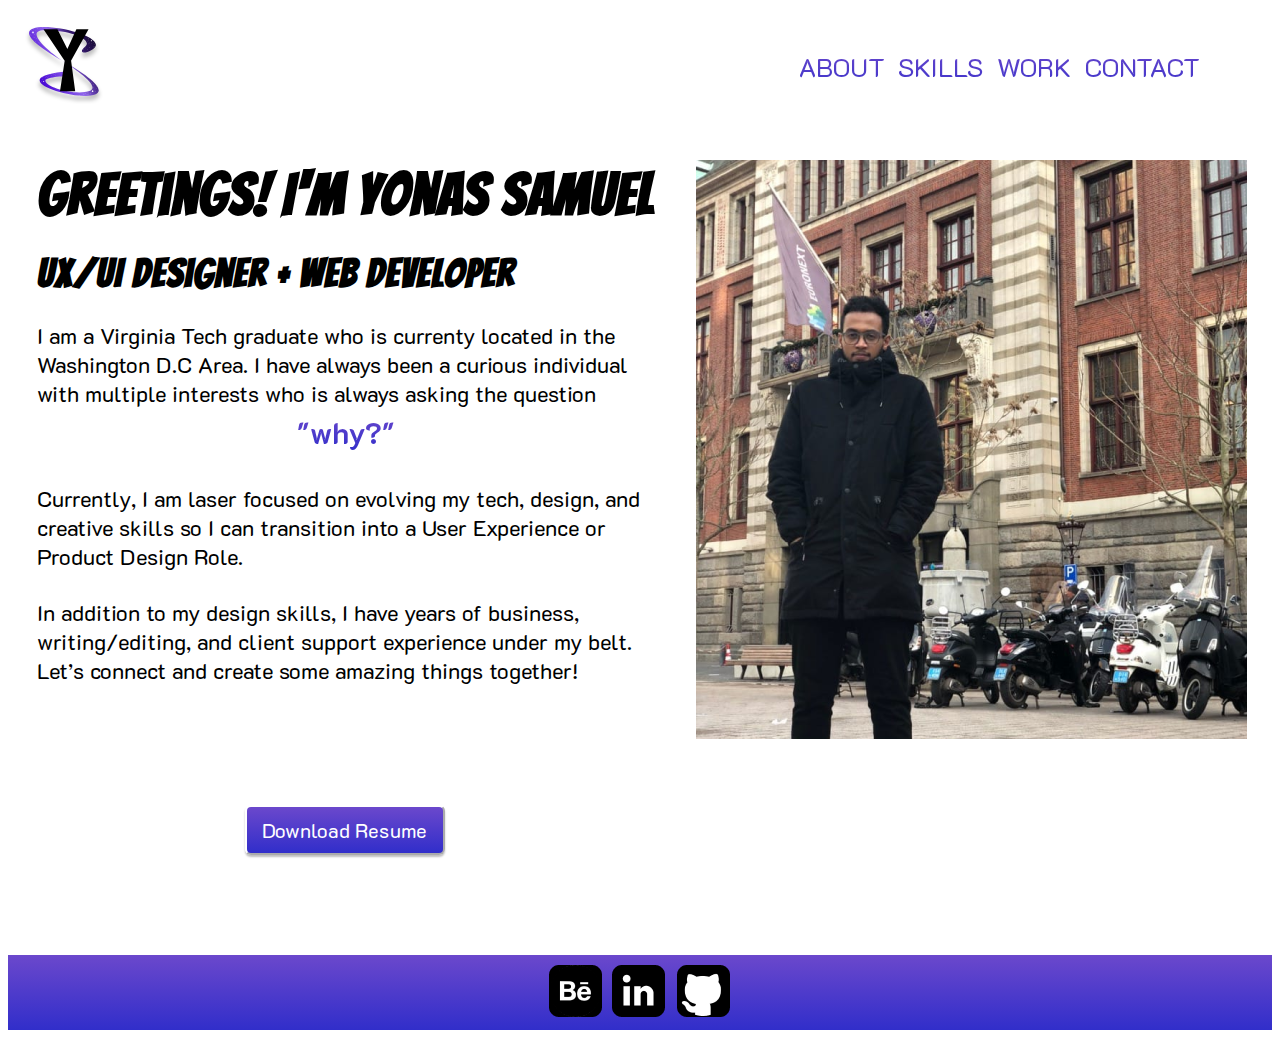
<file: index.html>
<!-- type in exclamation point and then tab to get an html template!-->
<!DOCTYPE html>

<html lang="en">
<head>
    <!-- Hotjar Tracking Code for https://yonassamuel.github.io/UX_UI_HW_18/index.ht -->
<script>
    (function(h,o,t,j,a,r){
        h.hj=h.hj||function(){(h.hj.q=h.hj.q||[]).push(arguments)};
        h._hjSettings={hjid:1860468,hjsv:6};
        a=o.getElementsByTagName('head')[0];
        r=o.createElement('script');r.async=1;
        r.src=t+h._hjSettings.hjid+j+h._hjSettings.hjsv;
        a.appendChild(r);
    })(window,document,'https://static.hotjar.com/c/hotjar-','.js?sv=');
</script>
    
    <meta charset="UTF-8">
    <meta name="viewport" content="width=device-width, initial-scale=1.0">
    <title>Document</title>
    <link href="https://fonts.googleapis.com/css2?family=K2D&family=Puritan&display=swap" rel="stylesheet">
    <link href="https://fonts.googleapis.com/css2?family=Abel&family=Bangers&display=swap" rel="stylesheet">
    <link href="https://fonts.googleapis.com/css2?family=Anton&display=swap" rel="stylesheet">

    <link rel="stylesheet" href="style.css">

    <!-- favicon code-->

<link rel="apple-touch-icon" sizes="57x57" href="/apple-icon-57x57.png">
<link rel="apple-touch-icon" sizes="60x60" href="/apple-icon-60x60.png">
<link rel="apple-touch-icon" sizes="72x72" href="/apple-icon-72x72.png">
<link rel="apple-touch-icon" sizes="76x76" href="/apple-icon-76x76.png">
<link rel="apple-touch-icon" sizes="114x114" href="/apple-icon-114x114.png">
<link rel="apple-touch-icon" sizes="120x120" href="/apple-icon-120x120.png">
<link rel="apple-touch-icon" sizes="144x144" href="/apple-icon-144x144.png">
<link rel="apple-touch-icon" sizes="152x152" href="/apple-icon-152x152.png">
<link rel="apple-touch-icon" sizes="180x180" href="/apple-icon-180x180.png">
<link rel="icon" type="image/png" sizes="192x192"  href="/android-icon-192x192.png">
<link rel="icon" type="image/png" sizes="32x32" href="/favicon-32x32.png">
<link rel="icon" type="image/png" sizes="96x96" href="/favicon-96x96.png">
<link rel="icon" type="image/png" sizes="16x16" href="/favicon-16x16.png">
<link rel="manifest" href="/manifest.json">
<meta name="msapplication-TileColor" content="#ffffff">
<meta name="msapplication-TileImage" content="/ms-icon-144x144.png">
<meta name="theme-color" content="#ffffff">
 
</head>
<body>
 
    <!-- Header/Navigation-->
    <header class="naviagtion">
       
        <div class= "inline-block logo">
            <img src="icon.svg" a="#" >
        </div>

        <nav class="inline-block">
           
            <ul>
               <a href="index.html"> <li class="inline-block">ABOUT</li> </a>
               <a href="skills.html"> <li class="inline-block">SKILLS</li> </a>
               <a href="work.html"><li class="inline-block">WORK</li> </a> 
                <li class="inline-block">CONTACT</li>
           
            </ul>
       
        </nav>
    </header>

    <!-- Body-->
<section class="headshot">
    <img src="newHeadshot.png" alt="">
</section>

<section class="aboutSection">
    <h1>
        Greetings! I'm Yonas Samuel
    </h1>

    <h3>
        UX/UI Designer + Web Developer
    </h3>
    <p>
        I am a Virginia Tech graduate who is currenty located in the Washington D.C Area. 
        I have always been a curious individual with multiple interests who is always asking the question <b class="why">"why?"</b></p>
    <p> 
        Currently, I am laser focused on evolving my tech, design, 
        and creative skills so I can transition into a User Experience or Product Design Role.  </p>
    <p>
        In addition to my design skills, I have years of business, writing/editing, and client support experience under my belt. 
        Let’s connect and create some amazing things together!
    </p>

</section>

<div class="buttonResume">

    <button>Download Resume</button>

</div>


    <!-- Footer-->

<div class="footer">
    <a href="https://www.behance.net/yonassamuel">
        <img class= "social" src="behanceIcon.png" alt="">
        </a>
    
    <a href="https://www.linkedin.com/in/yonas-samuel-b568a9107/">
        <img class= "social" src="linkedinIcon.png".png" alt="">
        </a>

     <a href="https://github.com/yonassamuel">
         <img class= "social" src="githubIcon.png" alt="">
        </a>
</div>
   
 <!-- Global site tag (gtag.js) - Google Analytics -->
<script async src="https://www.googletagmanager.com/gtag/js?id=UA-169780853-1"></script>
<script>
  window.dataLayer = window.dataLayer || [];
  function gtag(){dataLayer.push(arguments);}
  gtag('js', new Date());

  gtag('config', 'UA-169780853-1');
</script>

</body>
</html>
</file>
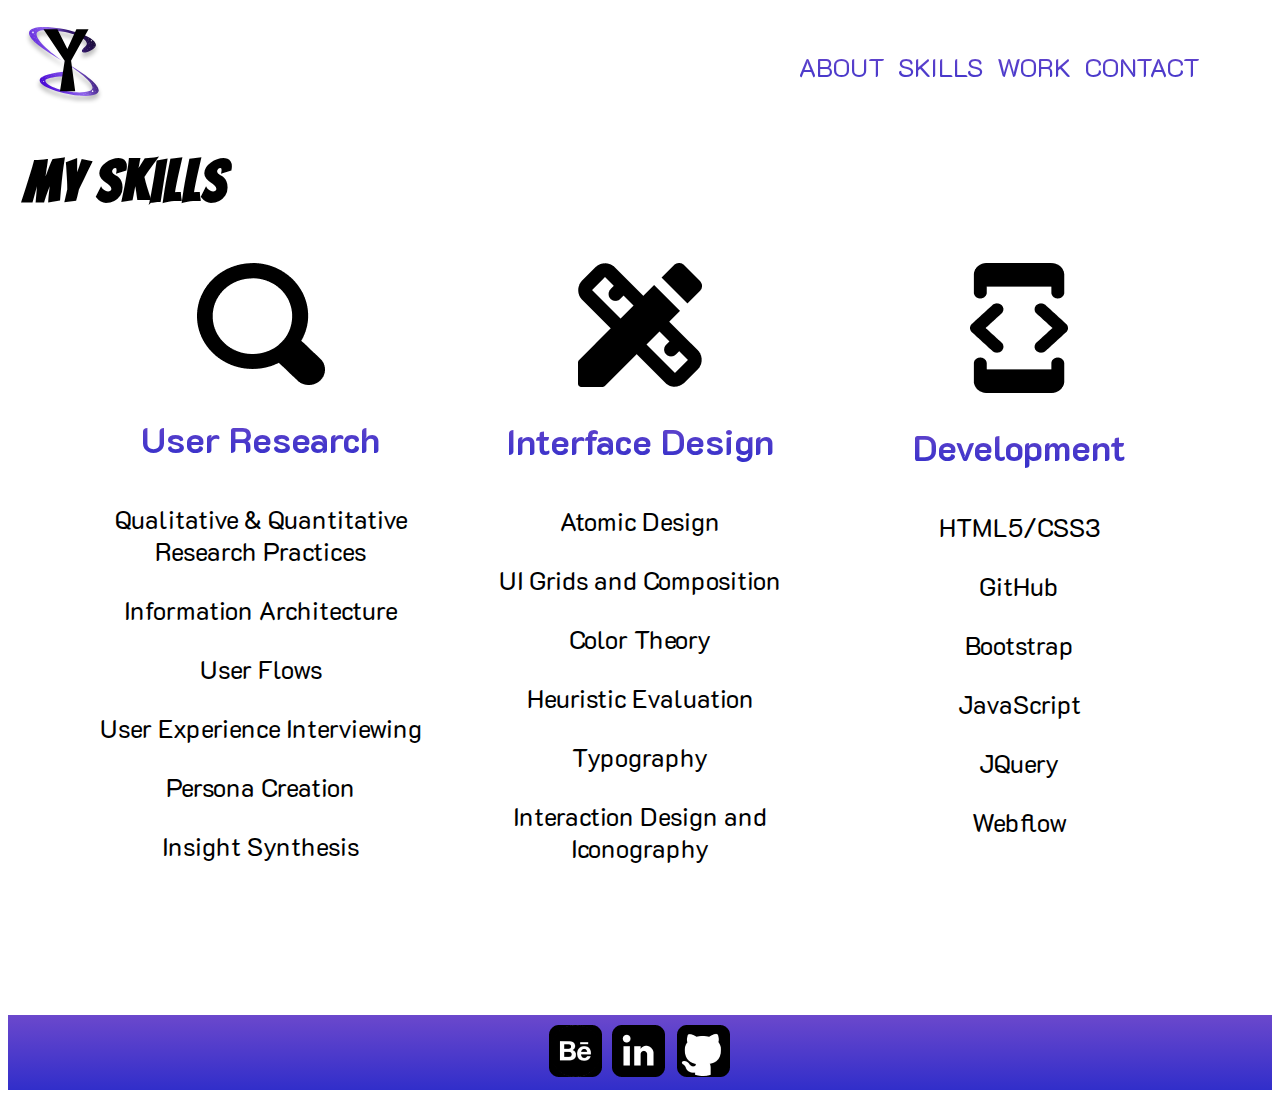
<file: skills.html>
<!-- type in exclamation point and then tab to get an html template!-->
<!DOCTYPE html>

<html lang="en">
<head>
    <!-- Hotjar Tracking Code for https://yonassamuel.github.io/UX_UI_HW_18/index.ht -->
<script>
    (function(h,o,t,j,a,r){
        h.hj=h.hj||function(){(h.hj.q=h.hj.q||[]).push(arguments)};
        h._hjSettings={hjid:1860468,hjsv:6};
        a=o.getElementsByTagName('head')[0];
        r=o.createElement('script');r.async=1;
        r.src=t+h._hjSettings.hjid+j+h._hjSettings.hjsv;
        a.appendChild(r);
    })(window,document,'https://static.hotjar.com/c/hotjar-','.js?sv=');
</script>
    
    <meta charset="UTF-8">
    <meta name="viewport" content="width=device-width, initial-scale=1.0">
    <title>Document</title>
    <link href="https://fonts.googleapis.com/css2?family=K2D&family=Puritan&display=swap" rel="stylesheet">
    <link href="https://fonts.googleapis.com/css2?family=Abel&family=Bangers&display=swap" rel="stylesheet">
    <link href="https://fonts.googleapis.com/css2?family=Anton&display=swap" rel="stylesheet">

    <link rel="stylesheet" href="style.css">

    <!-- favicon code-->

<link rel="apple-touch-icon" sizes="57x57" href="/apple-icon-57x57.png">
<link rel="apple-touch-icon" sizes="60x60" href="/apple-icon-60x60.png">
<link rel="apple-touch-icon" sizes="72x72" href="/apple-icon-72x72.png">
<link rel="apple-touch-icon" sizes="76x76" href="/apple-icon-76x76.png">
<link rel="apple-touch-icon" sizes="114x114" href="/apple-icon-114x114.png">
<link rel="apple-touch-icon" sizes="120x120" href="/apple-icon-120x120.png">
<link rel="apple-touch-icon" sizes="144x144" href="/apple-icon-144x144.png">
<link rel="apple-touch-icon" sizes="152x152" href="/apple-icon-152x152.png">
<link rel="apple-touch-icon" sizes="180x180" href="/apple-icon-180x180.png">
<link rel="icon" type="image/png" sizes="192x192"  href="/android-icon-192x192.png">
<link rel="icon" type="image/png" sizes="32x32" href="/favicon-32x32.png">
<link rel="icon" type="image/png" sizes="96x96" href="/favicon-96x96.png">
<link rel="icon" type="image/png" sizes="16x16" href="/favicon-16x16.png">
<link rel="manifest" href="/manifest.json">
<meta name="msapplication-TileColor" content="#ffffff">
<meta name="msapplication-TileImage" content="/ms-icon-144x144.png">
<meta name="theme-color" content="#ffffff">
 
</head>
<body>
 
    <!-- Header/Navigation-->
    <header class="naviagtion">
       
        <div class= "inline-block logo">
            <img src="icon.svg" a="#" >
        </div>

        <nav class="inline-block">
           
            <ul>
                <a href="index.html"> <li class="inline-block">ABOUT</li> </a>
                <a href="skills.html"> <li class="inline-block">SKILLS</li> </a>
                <a href="work.html"><li class="inline-block">WORK</li> </a> 
                <li class="inline-block">CONTACT</li>
           
            </ul>
       
        </nav>
    </header>

    <!-- Body-->
    
         <h1>My Skills</h1>
         
          <!--  My UX Skills section coded using CSS flex -->
         <div class="flexContainer">
             <div>
                <img class="icons" src="research.png" alt="">
                <b>User Research</b>
                    <p class="skillList">Qualitative & Quantitative Research Practices</p>
                    <p class="skillList">Information Architecture</p>
                    <p class="skillList">User Flows</p>
                    <p class="skillList">User Experience Interviewing</p>
                    <p class="skillList">Persona Creation</p>
                    <p class="skillList">Insight Synthesis</p>
             </div>
             <div>
                <img class="icons" src="design.png" alt="">
                <b>Interface Design</b>
                <p class="skillList">Atomic Design</p>
                <p class="skillList">UI Grids and Composition</p>
                <p class="skillList">Color Theory</p>
                <p class="skillList">Heuristic Evaluation</p>
                <p class="skillList">Typography</p>
                <p class="skillList">Interaction Design and Iconography</p>                </ul>
             </div>
             <div>
                <img class="icons" src="dev.png" alt="">
                <b>Development</b>
                <p class="skillList">HTML5/CSS3</p>
                <p class="skillList">GitHub</p>
                <p class="skillList">Bootstrap</p>
                <p class="skillList">JavaScript</p>
                <p class="skillList">JQuery</p>
                <p class="skillList">Webflow</p>               
             </div>
         </div>
    <!-- Footer-->

<div class="footer">
    <a href="https://www.behance.net/yonassamuel">
        <img class= "social" src="behanceIcon.png" alt="">
        </a>
    
    <a href="https://www.linkedin.com/in/yonas-samuel-b568a9107/">
        <img class= "social" src="linkedinIcon.png".png" alt="">
        </a>

     <a href="https://github.com/yonassamuel">
         <img class= "social" src="githubIcon.png" alt="">
        </a>
</div>
    
<!-- Global site tag (gtag.js) - Google Analytics -->
<script async src="https://www.googletagmanager.com/gtag/js?id=UA-169780853-1"></script>
<script>
  window.dataLayer = window.dataLayer || [];
  function gtag(){dataLayer.push(arguments);}
  gtag('js', new Date());

  gtag('config', 'UA-169780853-1');
</script>
</body>
</html>
</file>
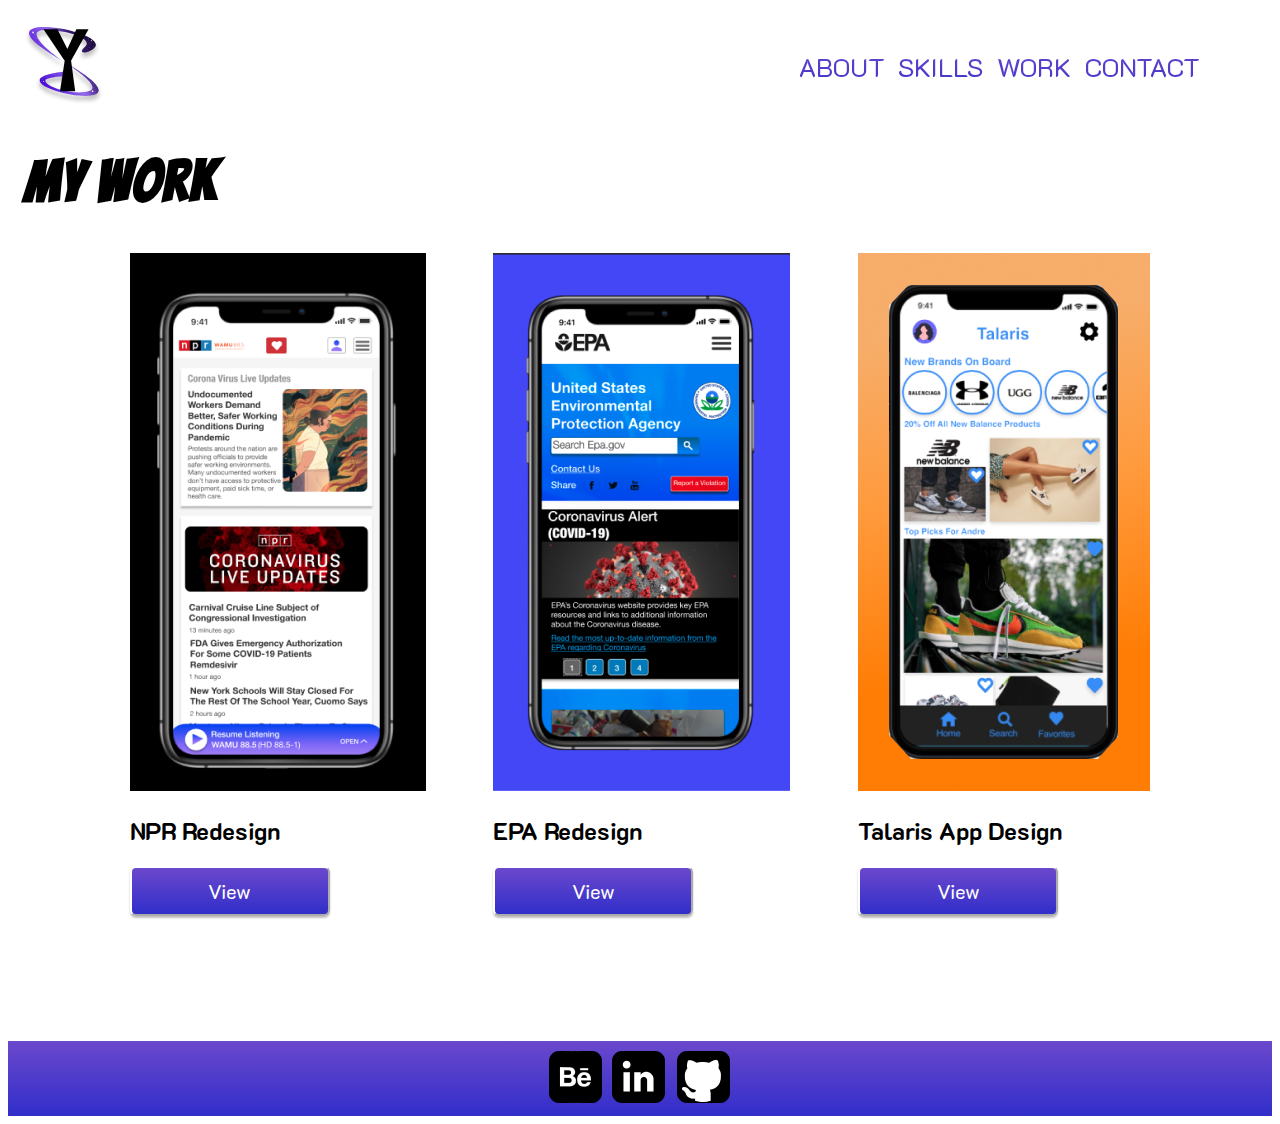
<file: work.html>
<!-- type in exclamation point and then tab to get an html template!-->
<!DOCTYPE html>

<html lang="en">
<head>
    
    <!-- Hotjar Tracking Code for https://yonassamuel.github.io/UX_UI_HW_18/index.ht -->
<script>
    (function(h,o,t,j,a,r){
        h.hj=h.hj||function(){(h.hj.q=h.hj.q||[]).push(arguments)};
        h._hjSettings={hjid:1860468,hjsv:6};
        a=o.getElementsByTagName('head')[0];
        r=o.createElement('script');r.async=1;
        r.src=t+h._hjSettings.hjid+j+h._hjSettings.hjsv;
        a.appendChild(r);
    })(window,document,'https://static.hotjar.com/c/hotjar-','.js?sv=');
</script>
    
    <meta charset="UTF-8">
    <meta name="viewport" content="width=device-width, initial-scale=1.0">
    <title>Document</title>
    <link href="https://fonts.googleapis.com/css2?family=K2D&family=Puritan&display=swap" rel="stylesheet">
    <link href="https://fonts.googleapis.com/css2?family=Abel&family=Bangers&display=swap" rel="stylesheet">
    <link href="https://fonts.googleapis.com/css2?family=Anton&display=swap" rel="stylesheet">

    <link rel="stylesheet" href="style.css">
    <!-- favicon code-->


<link rel="apple-touch-icon" sizes="57x57" href="/apple-icon-57x57.png">
<link rel="apple-touch-icon" sizes="60x60" href="/apple-icon-60x60.png">
<link rel="apple-touch-icon" sizes="72x72" href="/apple-icon-72x72.png">
<link rel="apple-touch-icon" sizes="76x76" href="/apple-icon-76x76.png">
<link rel="apple-touch-icon" sizes="114x114" href="/apple-icon-114x114.png">
<link rel="apple-touch-icon" sizes="120x120" href="/apple-icon-120x120.png">
<link rel="apple-touch-icon" sizes="144x144" href="/apple-icon-144x144.png">
<link rel="apple-touch-icon" sizes="152x152" href="/apple-icon-152x152.png">
<link rel="apple-touch-icon" sizes="180x180" href="/apple-icon-180x180.png">
<link rel="icon" type="image/png" sizes="192x192"  href="/android-icon-192x192.png">
<link rel="icon" type="image/png" sizes="32x32" href="/favicon-32x32.png">
<link rel="icon" type="image/png" sizes="96x96" href="/favicon-96x96.png">
<link rel="icon" type="image/png" sizes="16x16" href="/favicon-16x16.png">
<link rel="manifest" href="/manifest.json">
<meta name="msapplication-TileColor" content="#ffffff">
<meta name="msapplication-TileImage" content="/ms-icon-144x144.png">
<meta name="theme-color" content="#ffffff">
 
</head>
<body>
 
    <!-- Header/Navigation-->
    <header class="naviagtion">
       
        <div class= "inline-block logo">
            <img src="icon.svg" a="#" >
        </div>

        <nav class="inline-block">
           
            <ul>
                <a href="index.html"> <li class="inline-block">ABOUT</li> </a>
                <a href="skills.html"> <li class="inline-block">SKILLS</li> </a>
                <a href="work.html"><li class="inline-block">WORK</li> </a> 
                <li class="inline-block">CONTACT</li>
           
            </ul>
       
        </nav>
    </header>

    <!-- Body-->
   <h1>My Work</h1>

   <!-- My Work Section Constructed using CSS Grid -->
    <div class="workGrid">
        <div>
           <img src="NPR.jpg" alt="">
           <h2>NPR Redesign</h2>
           <button>View</button>
        </div>
        <div>
           <img src="EPA.jpg" alt="">
           <h2>EPA Redesign</h2>
           <button>View</button>
        </div>
        <div>
           <img src="Talaris.jpg" alt="">
           <h2>Talaris App Design</h2>
           <button>View</button>
        </div>
    </div>


    <!-- Footer-->

<div class="footer">
    <a href="https://www.behance.net/yonassamuel">
        <img class= "social" src="behanceIcon.png" alt="">
        </a>
    
    <a href="https://www.linkedin.com/in/yonas-samuel-b568a9107/">
        <img class= "social" src="linkedinIcon.png".png" alt="">
        </a>

     <a href="https://github.com/yonassamuel">
         <img class= "social" src="githubIcon.png" alt="">
        </a>
</div>
   
 <!-- Global site tag (gtag.js) - Google Analytics -->
<script async src="https://www.googletagmanager.com/gtag/js?id=UA-169780853-1"></script>
<script>
  window.dataLayer = window.dataLayer || [];
  function gtag(){dataLayer.push(arguments);}
  gtag('js', new Date());

  gtag('config', 'UA-169780853-1');
</script>

</body>
</html>
</file>
<file: style.css>
.inline-block{
    display:inline-block;
    vertical-align: top;
    font-family: K2D, sans-serif;
    font-style: normal;
    font-weight: 400;
    font-size: 26px;
    
    
/* identical to box height */
/* Purplish? */
}

.logo{
    width: 23%;
    padding: 1%;
    text-align: left;
    cursor: pointer;

}

.logo:hover{
    animation: bounceLogo .7s infinite;
}

@keyframes bounceLogo {
    from{
    }
    50% {
      transform: translate(0px, 5px);
    }
    to {
  
    }
  }

nav{
    width: 72%;
    padding: 1%;

}
/* Skill Page CSS*/
.flexContainer{
    display: flex;
    font-family: K2D;
    font-size: 25px;
    margin: auto;
    width: 90%;
    padding: 30px;

}

.flexContainer div{
    width: 33%;
    padding: 5px;
}

.icons{
    margin: auto;
    margin-left: auto;
    margin-right: auto;
    display: block;
    
}

.skillList{
    text-align: center;
}

.skillList li{
   font-family: K2D;
   font-size: medium;
   color: black
}

/* Work Page CSS*/
.workGrid{
    margin: 0px 5%;
    display: grid;
    grid-template-areas: 'npr epa talaris';
    grid-area: myArea;
    justify-items: center;
    padding: 25px;
}

h2{
    font-family: K2D;
}

ul, .flexContainer h4{
    background-image: linear-gradient(180deg, #6B48CC 0%, #312ECA 100%);
    background-clip: text;
    height: 50px;
    -webkit-text-fill-color: transparent;
    -webkit-background-clip: text;
    width: 50%;
    margin-left: auto;
    cursor: pointer;
    }

    li{
        margin: 3.2px;
    }

li:hover{
    text-decoration: underline;
    cursor: pointer;
    transform: scale(1.1,1.1);
    color: black;

}

h1{
    font-family: Bangers, sans-serif;
    font-style: bold;
    font-weight: 700;
    font-size: 58px;
    font-kerning: 2px;
    letter-spacing: 1px;
}
 h3{
    font-family: Bangers, sans-serif;
    font-style: bold;
    font-weight: 600;
    font-size: 40px;
    font-kerning: 1px;
    letter-spacing: 1px;
 }


.headshot{
    display: block;
    height: 620px;   
    float: right;
    padding: 25px;
}

h1, h3, p{
    margin: 5px;
    padding: 11px;
}

.aboutSection{
    display: block;
    height: 542px;
    width: 650px;
    font-family: K2D, sans-serif;
    font-style: normal;
    font-weight: 400;
    font-size: 22px;
    padding: 1%;
    justify-content: space-evenly;
}

b{
    background-image: linear-gradient(180deg, #6B48CC 0%, #312ECA 100%);
    background-clip: text;
    -webkit-text-fill-color: transparent;
    -webkit-background-clip: text;
    font-size: 36px;
    margin-top: 30px;
    margin-bottom: 30px;
    display: flex;
    justify-content: center;
}

.why{
    background-image: linear-gradient(180deg, #6B48CC 0%, #312ECA 100%);
    background-clip: text;
    -webkit-text-fill-color: transparent;
    -webkit-background-clip: text;
    font-size: 30px;
    margin-top: 5px;
    margin-bottom: 5px;
    display: flex;
    justify-content: center;
}

.buttonResume{    
    display: flex;
    height: 50px;
    width: 673px;
    align-items: center;
    justify-content: center;  

}

button{
    border-color: white;
    background: linear-gradient(180deg, #6B48CC 0%, #312ECA 100%);
    box-shadow: 0px 2px 2px rgba(0, 0, 0, 0.25);
    border-radius: 6px;
    color: white;
    width: 200px;
    height: 250px;
    text-align: center;
    height: 50px;
    /* Add the css property transition here! */
    transition: 0.3s ease-out;  
    font-family: K2D, sans-serif;
    font-style: bold;
    font-size: 20px;
    cursor: pointer;  

    
  }
  /* active state */
  button:hover {
    /* Add your hover state css here. */
  border-color: none;
  font-weight: bold;
  transform: scale(1.1,1.1);
  background: linear-gradient(180deg, #6B48CC 0%, #312ECA 100%);
  box-shadow: 0px 4px 4px rgba(0, 0, 0, 0.25);
  border-radius: 6px;
  font-family: K2D, sans-serif;
    font-style: bold;
    font-size: 22px;
    cursor: pointer;

  }
  
  .footer{
    margin-top: 100px;
    height: 75px;
    background: linear-gradient(180deg, #6B48CC 0%, #312ECA 100%);
    display: flex;
    justify-content: center;
    align-items: center;
}

.social{
    cursor: pointer;
    margin: 5px;
}

@media only screen and (max-width: 600){
   .workGrid {
    grid-template-rows: 300px 300px 300px;
    grid-template-columns: 1fr;
    grid-template-areas:
        "npr"
        "epa"
        "talaris"
    ;
   }
}
</file>
